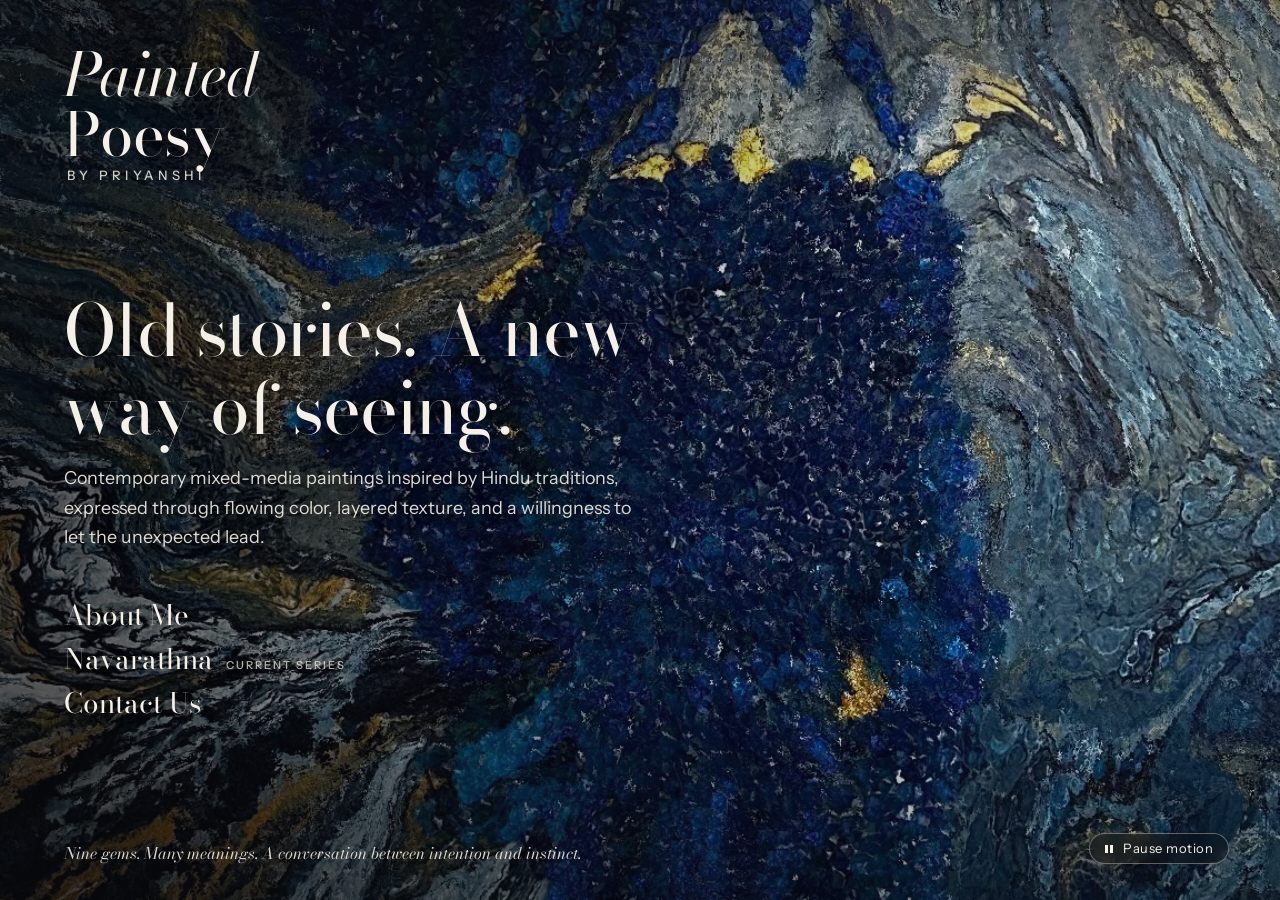
<file: index.html>
<!doctype html>
<meta charset="utf-8">
<meta name="viewport" content="width=device-width, initial-scale=1, viewport-fit=cover">
<meta name="claude:viewport-fit-sides" content="cover">
<title>Painted Poesy by Priyanshi | Contemporary Mixed-Media Art</title>
<meta name="description" content="Explore the art of Priyanshi Pandey: contemporary mixed-media paintings inspired by Hindu traditions, flowing color, and the nine-gem Navarathna series.">
<meta property="og:title" content="Old stories. A new way of seeing.">
<meta property="og:description" content="Explore Navarathna, a contemporary mixed-media series by Priyanshi Pandey, inspired by the Indian nine-gem tradition.">
<meta property="og:image" content="images/works/emerald.jpg">
<link rel="preconnect" href="https://fonts.googleapis.com">
<link rel="preconnect" href="https://fonts.gstatic.com" crossorigin>
<link rel="stylesheet" href="https://fonts.googleapis.com/css2?family=Bodoni+Moda:ital,opsz,wght@0,6..96,400..600;1,6..96,400..600&family=Instrument+Sans:wght@400;500;600&display=swap">
<link rel="stylesheet" href="assets/style.css?v=24">

<!-- ================= HOME ================= -->
<section id="home" class="page" aria-label="Painted Poesy by Priyanshi">
  <div class="flow-poster" aria-hidden="true"></div>
  <canvas id="flow" aria-hidden="true"></canvas>
  <div class="home-scrim" aria-hidden="true"></div>
  <div class="home-inner">
    <div class="brand-mark">
      <p class="brand">Painted<span>Poesy</span></p>
      <p class="by">by Priyanshi</p>
    </div>
    <div class="home-center">
      <div class="home-copy">
        <h1>Old stories. A new way of seeing.</h1>
        <p>Contemporary mixed-media paintings inspired by Hindu traditions, expressed through flowing color, layered texture, and a willingness to let the unexpected lead.</p>
      </div>
      <nav class="home-nav" aria-label="Main">
        <ul>
          <li><a href="#/about"><span class="label">About Me</span></a></li>
          <li><a href="#/navarathna"><small>Current Series</small><span class="label">Navarathna</span></a></li>
          <li><button type="button" data-contact><span class="label">Contact Us</span></button></li>
        </ul>
      </nav>
    </div>
    <div class="home-foot">
      <p>Nine gems. Many meanings. A conversation between intention and instinct.</p>
      <button type="button" class="motion-btn" id="motion-btn" aria-pressed="false" hidden>
        <svg viewBox="0 0 10 10" aria-hidden="true"><rect x="1" y="1" width="3" height="8"/><rect x="6" y="1" width="3" height="8"/></svg>
        <span>Pause motion</span>
      </button>
    </div>
  </div>
</section>

<!-- ================= INTERIOR HEADER ================= -->
<header class="site-head" id="site-head" hidden>
  <div class="wrap">
    <a class="logo" href="#/">Painted Poesy<span>by Priyanshi</span></a>
    <nav aria-label="Main">
      <a href="#/about" data-nav="about">About Me</a>
      <a href="#/navarathna" data-nav="navarathna">Navarathna</a>
      <button type="button" data-contact>Contact Us</button>
    </nav>
  </div>
</header>

<main id="interior" hidden>

  <!-- ================= ABOUT ================= -->
  <section class="page" data-route="about" hidden>
    <div class="wrap about-grid">
      <figure class="portrait">
        <img src="images/detail/lapis-process.jpg" alt="A Navarathna canvas lying flat in the studio, its cobalt crystal clusters freshly placed." loading="lazy">
        <figcaption>In the studio.</figcaption>
      </figure>
      <div class="about-text">
        <p class="eyebrow">About Me</p>
        <h1>A little structure. A little surrender.</h1>
        <div class="prose">
          <p class="lede">I&rsquo;m Priyanshi Pandey, a Dallas-based mixed-media artist exploring the space between inherited stories and personal expression.</p>
          <p>My professional life is in identity security&mdash;a world that asks for precision, clear boundaries, and carefully considered decisions. Painting gives me a different kind of space: one where I can begin with intention without needing to know exactly how everything will end.</p>
          <p>What starts as a release from the demands of the day becomes a conversation with color, movement, and material.</p>
        </div>

        <h2>My way of seeing</h2>
        <div class="prose">
          <p>I am drawn to the moment when a familiar idea becomes unfamiliar enough to see again.</p>
          <p>Hindu scriptures, traditions, and symbolism offer starting points for that exploration. I approach them with curiosity and respect, asking what their imagery and ideas might mean within a contemporary life&mdash;and how I might express that meaning without simply illustrating it.</p>
          <p class="pull">A gemstone becomes more than a color to match. It becomes a question to explore.</p>
          <p>What might quiet strength look like? Can a painting feel luminous without feeling delicate? How do you give uncertainty a form without resolving it?</p>
          <p>My paintings are personal responses to those questions. They are not literal depictions of scripture or instructions on what to believe. They are a way of bringing something inherited into a language I can make my own.</p>
        </div>

        <h2>Between flow and intention</h2>
        <div class="prose">
          <p>I work with fluid acrylics and layered embellishments, allowing movement and deliberate placement to share the same surface.</p>
          <p>The poured passages introduce something I cannot entirely predict. Then I slow down: looking, responding, and building texture where the painting seems to ask for it. Some areas remain open. Others gather into dense, light-catching forms.</p>
          <p>I am interested in that contrast&mdash;the part that happens freely and the part that asks for patience.</p>
          <p>Neither makes sense without the other.</p>
        </div>

        <h2>Why I paint</h2>
        <div class="prose">
          <p>Painting helps me quiet the noise without asking every thought to disappear.</p>
          <p>It gives my attention somewhere tangible to rest: a current of color, the edge of a shape, the small decision of what to place next. There is relief in making something that does not need to solve a problem to have value.</p>
          <p>I hope the finished work offers a little of that space to someone else. Not necessarily the same story I began with, but an invitation to pause, look closely, and discover a meaning of their own.</p>
        </div>

        <p class="closing">I begin with a story. The painting is where I learn what it means to me.</p>
        <div class="actions"><a class="btn" href="#/navarathna">Explore Navarathna</a></div>
      </div>
    </div>

    <!-- Materials and process -->
    <div class="wrap section process-section" id="process">
      <div class="section-head">
        <div>
          <p class="eyebrow">Materials and Process</p>
          <h2>Where the pour ends, another kind of attention begins.</h2>
        </div>
        <div class="prose">
          <p>My process moves between two rhythms: allowing and arranging.</p>
          <p>Fluid acrylics establish the first movement. I respond to the paths they create, then build selected areas with carefully placed embellishments. The surface develops through that exchange&mdash;not entirely planned, and not entirely left to chance.</p>
        </div>
      </div>
      <div class="process">
        <figure>
          <img src="images/detail/amber-3.jpg" alt="Close view of a poured surface: rust-red cells laced with gold veins." loading="lazy">
          <figcaption>The pour, before any embellishment is placed.</figcaption>
        </figure>
        <figure>
          <img src="images/detail/amber-1.jpg" alt="Faceted dark fragments resting on swirls of cream and copper paint." loading="lazy">
          <figcaption>Fragments placed along the painted current.</figcaption>
        </figure>
        <figure>
          <img src="images/detail/amber-2.jpg" alt="A dense cluster of translucent orange embellishments." loading="lazy">
          <figcaption>A gathered, light-catching cluster.</figcaption>
        </figure>
      </div>
      <ol class="steps">
        <li>
          <h3>Begin with meaning</h3>
          <p>A work often starts with a gemstone and an idea I want to explore through it.</p>
          <p>I consider its traditional place within Navarathna, then ask what feels personally meaningful. That question helps me find an emotional direction before I settle on a visual one.</p>
          <p>The reference gives me somewhere to begin, not a fixed image to reproduce.</p>
        </li>
        <li>
          <h3>Let color move</h3>
          <p>The pour introduces its own possibilities.</p>
          <p>Colors meet, separate, reveal, and conceal. I work with that movement rather than expecting every passage to follow an exact plan. Sometimes the most compelling part is the one I would not have thought to design.</p>
          <p>This stage asks me to respond rather than insist.</p>
        </li>
        <li>
          <h3>Build the surface</h3>
          <p>The next stage asks for a slower kind of looking.</p>
          <p>I place embellishments in response to what has already emerged&mdash;gathering them in some areas, leaving room in others. Texture becomes a second language, sometimes following the painted movement and sometimes interrupting it.</p>
          <p>What began as a fluid gesture becomes a series of deliberate, individual decisions.</p>
        </li>
        <li>
          <h3>Leave room for the viewer</h3>
          <p>I do not want to close every interpretation.</p>
          <p>The title and symbolism offer one way into the painting. Your own memories, associations, and responses may offer another. Both can belong.</p>
        </li>
      </ol>
      <p class="closing">The meaning begins before the painting. It does not end with me.</p>
    </div>
  </section>

  <!-- ================= NAVARATHNA ================= -->
  <section class="page" data-route="navarathna" hidden>
    <div class="wrap intro">
      <div class="intro-grid">
        <div>
          <p class="eyebrow">Current Series</p>
          <h1>Nava<em>rathna</em></h1>
          <p class="subhead">Nine gems. An evolving language of color.</p>
          <div class="prose">
            <p class="lede">In Navarathna, I take the idea of a jewel beyond its setting.</p>
            <p>Inspired by the nine-gem tradition of Indian astrology, this series translates gemstone symbolism into expansive fields of poured color, reflective detail, and raised texture. Each work begins with a traditional association, then moves toward something personal: a feeling, a tension, a question I want to spend time with.</p>
            <p>I am not trying to paint what a gemstone looks like.</p>
            <p>I am exploring what it might feel like to step inside the idea of one.</p>
          </div>
          <ul class="details" aria-label="Collection details">
            <li>Nine gemstone inspirations</li>
            <li>Mixed media on canvas</li>
            <li>Each artwork measures 5 &times; 4 ft</li>
          </ul>
        </div>
        <figure class="feature">
          <img src="images/works/emerald.jpg" alt="Emerald, from the Navarathna series: green and gold currents with clusters of dark and bright green.">
          <figcaption>Emerald. Mixed media on canvas, 5 &times; 4 ft.</figcaption>
        </figure>
      </div>
    </div>

    <div class="wrap section two-up">
      <div>
        <h2>The tradition behind the series</h2>
        <div class="prose">
          <p>Navaratna means &ldquo;nine gems.&rdquo; The traditional grouping brings together ruby, pearl, red coral, emerald, yellow sapphire, diamond, blue sapphire, hessonite, and cat&rsquo;s-eye.</p>
          <p>Each corresponds to one of the Navagraha of Indian astrology: the Sun, Moon, five visible planets, and the two lunar nodes, Rahu and Ketu. These are traditional astrological associations rather than a modern astronomical classification.</p>
          <p>This tradition gives the series its starting structure. My interpretation begins where that structure meets lived experience.</p>
          <p>I consider how an inherited symbol might speak to the present&mdash;not only through its established associations, but through the colors, contrasts, and emotional possibilities it opens up for me.</p>
        </div>
      </div>
      <div>
        <h2>Tradition, translated</h2>
        <div class="prose">
          <p>For me, working with tradition does not mean holding it at a distance or repeating its forms unchanged.</p>
          <p>It means entering into conversation with it.</p>
          <p>In these paintings, I move away from recognizable gemstone shapes and literal celestial imagery. Meaning emerges instead through movement, density, interruption, and light. A quiet passage may sit beside an intensely textured one. A flowing line may disappear beneath a cluster, then return somewhere unexpected.</p>
          <p>The result is contemporary abstraction with a cultural point of departure: rooted in a tradition, but open to a personal reading.</p>
          <p>You do not need to know the symbolism to enter the work. Color can be the first connection. The story can unfold afterward.</p>
        </div>
      </div>
    </div>

    <div class="wrap section">
      <div class="section-head">
        <h2>Explore the works</h2>
        <div class="prose">
          <p>Each painting measures 5 &times; 4 ft, creating room for both expansive movement and intimate detail.</p>
          <p>Seen from a distance, the composition offers a larger rhythm. Up close, its smaller decisions come into view: a delicate vein of color, a shift in texture, a gathering of reflective fragments.</p>
          <p>The traditional associations introduce each work. The reflections that follow are my own.</p>
        </div>
      </div>
      <nav class="gem-index" id="gem-index" aria-label="The nine works"></nav>
      <div class="entries" id="entries"></div>
    </div>

    <div class="wrap section closer">
      <h2>A tradition can be a beginning, not a boundary.</h2>
      <div class="prose">
        <p>Navarathna is my way of staying in conversation with inherited ideas while allowing my own visual language to develop.</p>
        <p>The series brings together qualities I often experience as opposites: structure and instinct, softness and strength, stillness and movement. Painting gives them a place to exist together without needing to cancel one another out.</p>
        <p>I hope you find something here that stays with you&mdash;a color, a detail, a question, or simply a reason to look a little longer.</p>
      </div>
      <div class="actions">
        <a class="btn" href="#/about">About My Practice</a>
        <button type="button" class="btn ghost" data-contact>Get in Touch</button>
      </div>
      <p class="note">Navarathna is a contemporary artistic interpretation of the Indian nine-gem tradition. References to celestial associations describe traditional beliefs; the paintings are not presented as astrological remedies or therapeutic objects. Gemstone names identify each work&rsquo;s inspiration, not a claim that it contains those gemstones.</p>
    </div>
  </section>

  <!-- ================= NOT FOUND ================= -->
  <section class="page wrap" data-route="notfound" hidden>
    <div class="legal notfound">
      <h1>This page has wandered beyond the canvas.</h1>
      <p>The page you are looking for may have moved, or the address may be incorrect.</p>
      <div class="actions"><a class="btn" href="#/">Return Home</a></div>
    </div>
  </section>

</main>

<footer class="site-foot" id="site-foot" hidden>
  <div class="wrap">
    <div class="foot-brand">
      <p class="foot-name">Painted Poesy by Priyanshi</p>
      <p>Contemporary abstraction. Stories in color and texture.</p>
      <p>Based in Dallas, Texas.</p>
      <p><a id="foot-email" class="foot-email" hidden></a></p>
    </div>
    <nav aria-label="Footer">
      <a href="#/about">About Me</a>
      <a href="#/navarathna">Navarathna</a>
      <button type="button" data-contact>Contact</button>
      <a id="foot-ig" href="#" target="_blank" rel="noopener" hidden>Instagram</a>
    </nav>
    <div class="foot-legal">
      <p>&copy; <span id="year"></span> Priyanshi Pandey. All rights reserved.</p>
      <p>Artwork and images may not be reproduced without permission.</p>
      <p class="draft-only">Draft preview: details marked &ldquo;To confirm&rdquo; are provisional.</p>
    </div>
  </div>
</footer>

<!-- ================= ARTWORK OVERLAY ================= -->
<dialog id="artwork" aria-labelledby="art-title">
  <button type="button" class="close" data-close aria-label="Close Image">&times;</button>
  <div class="art-layout">
    <div class="art-stage">
      <figure class="main">
        <img id="art-img" alt="">
      </figure>
      <div class="stage-foot">
        <p class="closer-look" id="art-closer">Explore the flowing passages, reflective details, and changes in surface that give this work its individual character.</p>
        <div class="thumbs" id="art-thumbs"></div>
      </div>
    </div>
    <div class="art-info">
      <div>
        <p class="eyebrow" id="art-eyebrow"></p>
        <h2 id="art-title"></h2>
        <p class="tagline" id="art-tagline"></p>
      </div>
      <dl id="art-meta"></dl>
      <div class="desc" id="art-desc"></div>
      <nav class="art-nav" aria-label="Artwork navigation">
        <button type="button" id="art-prev">&larr; Previous Work</button>
        <button type="button" data-close>Back to Navarathna</button>
        <button type="button" id="art-next">Next Work &rarr;</button>
      </nav>
    </div>
  </div>
</dialog>

<!-- ================= CONTACT ================= -->
<dialog id="contact" aria-labelledby="contact-title">
  <button type="button" class="close" data-close aria-label="Close contact form">&times;</button>
  <div class="contact-body">
    <h2 id="contact-title">Let&rsquo;s begin a conversation.</h2>
    <p id="contact-intro">Have a painting in mind, a question about the series, or an idea you would like to share? I would love to hear what caught your attention.</p>
    <form class="contact" id="contact-form" novalidate>
      <div class="row2">
        <div class="field">
          <label for="c-name">Name <span class="req" aria-hidden="true">*</span></label>
          <input id="c-name" name="name" autocomplete="name" placeholder="Your name" required maxlength="100" aria-describedby="c-name-err">
          <p class="field-error" id="c-name-err" hidden></p>
        </div>
        <div class="field">
          <label for="c-email">Email <span class="req" aria-hidden="true">*</span></label>
          <input id="c-email" name="email" type="email" inputmode="email" autocomplete="email" placeholder="Your email address" required maxlength="254" aria-describedby="c-email-err">
          <p class="field-error" id="c-email-err" hidden></p>
        </div>
      </div>
      <div class="field">
        <label for="c-msg">Message <span class="req" aria-hidden="true">*</span></label>
        <textarea id="c-msg" name="message" placeholder="Tell me what brought you here." required maxlength="3000" aria-describedby="c-msg-err c-msg-count"></textarea>
        <div class="field-foot">
          <p class="field-error" id="c-msg-err" hidden></p>
          <span class="count" id="c-msg-count" aria-live="off">0 / 3000</span>
        </div>
      </div>
      <p class="form-status" id="c-status" role="status" aria-live="polite"></p>
      <div class="form-actions">
        <button class="btn" type="submit" id="c-send">Send Inquiry</button>
        <small><span class="req" aria-hidden="true">*</span> Required. Your message is sent through Web3Forms, a third-party form service, which delivers it to my inbox.</small>
      </div>
    </form>
  </div>
</dialog>

<script src="assets/works.js?v=24"></script>
<script src="assets/flow-sapphire.js?v=24"></script>
<script src="assets/app.js?v=24"></script>
</file>
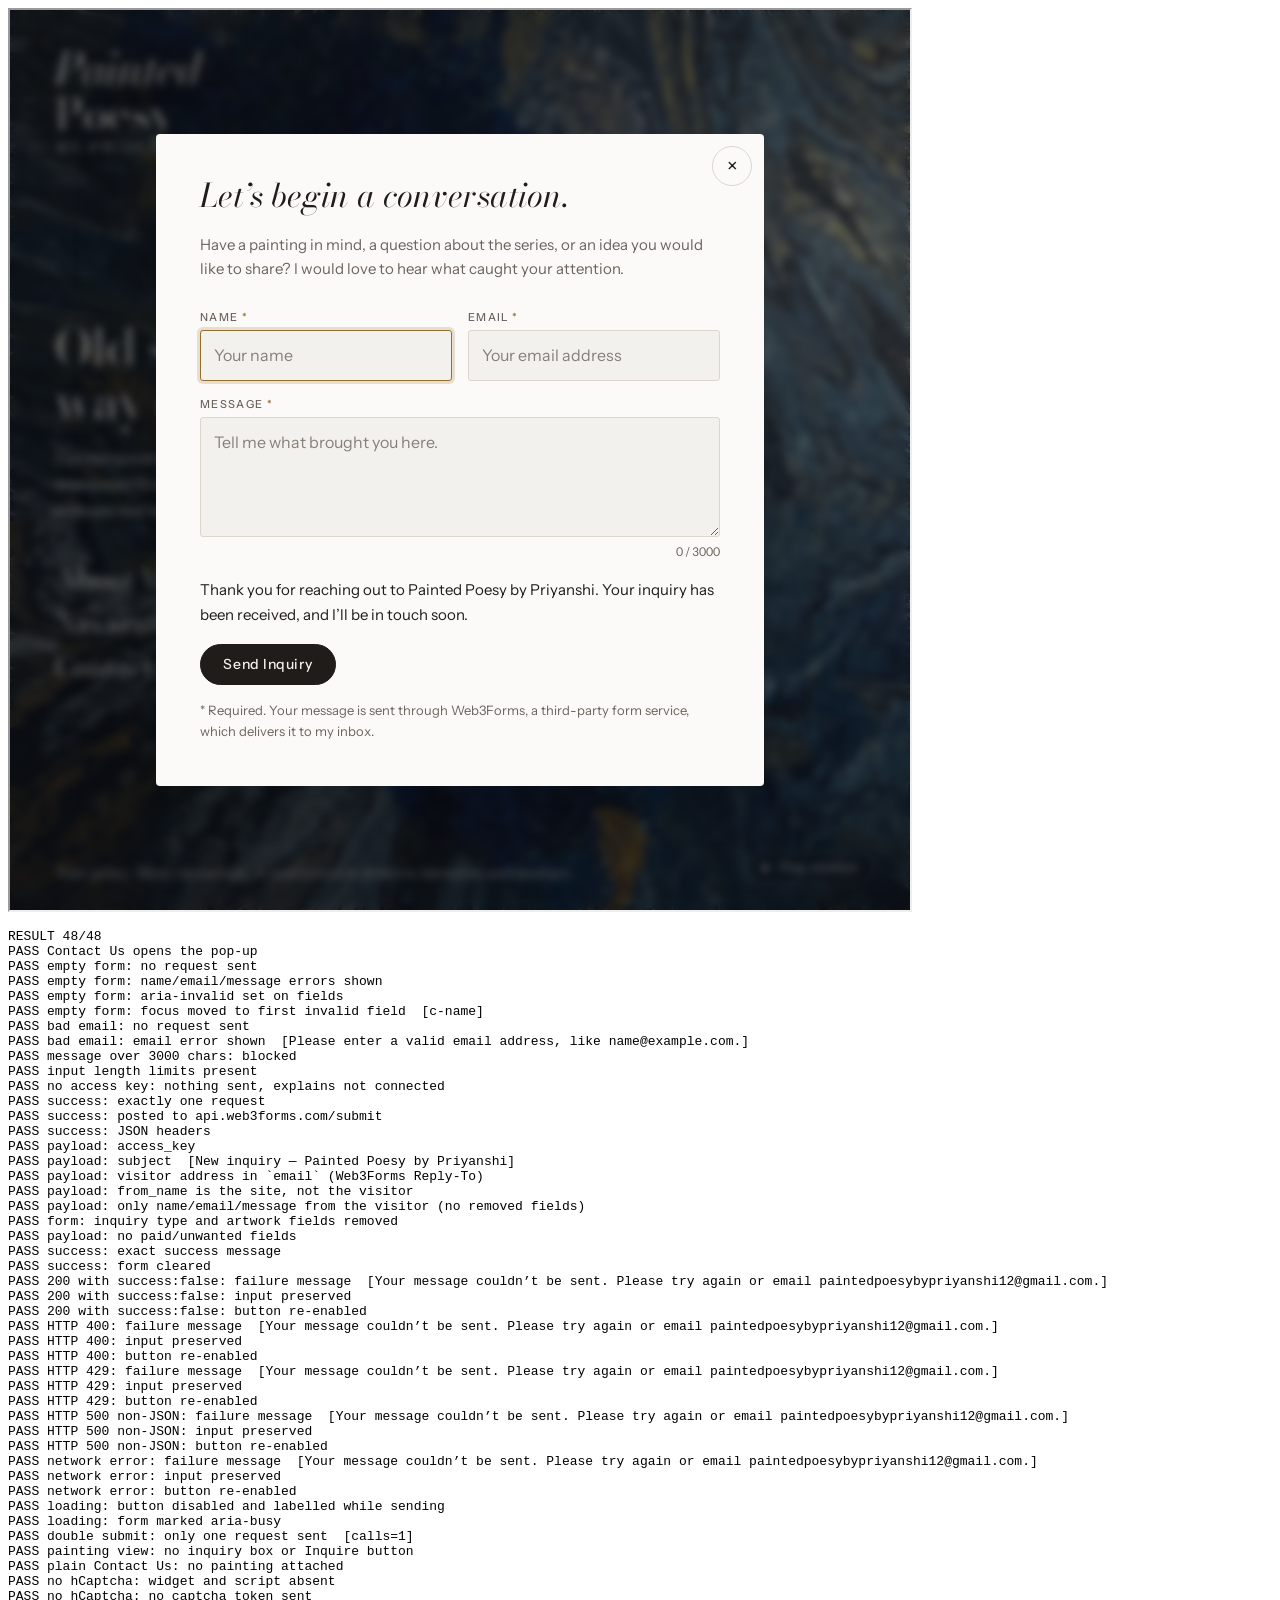
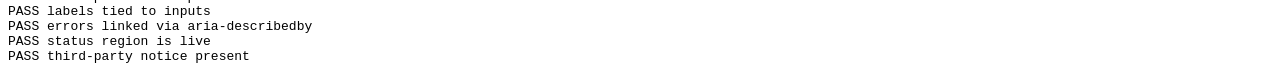
<file: tests/contact-form.mock.html>
<!doctype html>
<meta charset="utf-8">
<title>contact form mocked tests</title>
<iframe id="f" src="../index.html?t=0" width="900" height="900"></iframe>
<pre id="out">running</pre>
<script>
// MOCKED TESTS ONLY: window.fetch inside the site is replaced with a fake
// Web3Forms. Nothing is sent over the network and no email is delivered.
const out = document.getElementById("out");
const sleep = ms => new Promise(r => setTimeout(r, ms));
const results = [];
function check(name, cond, detail) { results.push((cond ? "PASS " : "FAIL ") + name + (detail ? "  [" + detail + "]" : "")); }

document.getElementById("f").onload = async () => {
  const w = document.getElementById("f").contentWindow, d = w.document;
  const $ = s => d.querySelector(s);
  const form = $("#contact-form"), status = $("#c-status"), btn = $("#c-send");
  let calls = [], nextResponse = null, delay = 0;
  w.fetch = async (url, opts) => {
    calls.push({ url, body: JSON.parse(opts.body), headers: opts.headers });
    if (delay) await sleep(delay);
    return nextResponse();
  };
  const cfg = w.SITE.web3forms;
  const json = (status, obj) => () => new w.Response(JSON.stringify(obj), { status, headers: { "Content-Type": "application/json" } });
  const fill = (n, e, m) => { $("#c-name").value = n; $("#c-email").value = e; $("#c-msg").value = m; };
  async function submitAndWait() {
    form.requestSubmit();
    for (let i = 0; i < 100 && (btn.disabled || form.getAttribute("aria-busy")); i++) await sleep(20);
    await sleep(20);
  }
  const reset = () => { calls = []; delay = 0; form.reset(); status.textContent = ""; cfg.accessKey = "TEST-KEY"; };
  d.querySelector("[data-contact]").click(); await sleep(80);   // open the pop-up like a visitor
  check("Contact Us opens the pop-up", $("#contact").open);

  // 1. empty form
  reset(); fill("", "", ""); await submitAndWait();
  check("empty form: no request sent", calls.length === 0);
  check("empty form: name/email/message errors shown",
    !$("#c-name-err").hidden && !$("#c-email-err").hidden && !$("#c-msg-err").hidden);
  check("empty form: aria-invalid set on fields", $("#c-name").getAttribute("aria-invalid") === "true");
  check("empty form: focus moved to first invalid field", d.activeElement === $("#c-name"), d.activeElement && d.activeElement.id);

  // 2. bad email format
  reset(); fill("Asha", "asha@nowhere", "Hello"); await submitAndWait();
  check("bad email: no request sent", calls.length === 0);
  check("bad email: email error shown", !$("#c-email-err").hidden && $("#c-name-err").hidden, $("#c-email-err").textContent);

  // 3. too long (bypassing maxlength as a script could)
  reset(); fill("Asha", "asha@example.com", "x".repeat(3001)); await submitAndWait();
  check("message over 3000 chars: blocked", calls.length === 0 && !$("#c-msg-err").hidden);
  check("input length limits present", $("#c-name").maxLength === 100 && $("#c-email").maxLength === 254 && $("#c-msg").maxLength === 3000);

  // 4. no access key configured
  reset(); cfg.accessKey = ""; fill("Asha", "asha@example.com", "Hello"); await submitAndWait();
  check("no access key: nothing sent, explains not connected", calls.length === 0 && /isn’t connected/.test(status.textContent));

  // 6. success
  reset(); fill("Asha Rao", "asha@example.com", "I love Emerald.");
  nextResponse = json(200, { success: true, body: { message: "Email sent successfully!" } });
  await submitAndWait();
  const b = calls[0] && calls[0].body;
  check("success: exactly one request", calls.length === 1);
  check("success: posted to api.web3forms.com/submit", calls[0] && calls[0].url === "https://api.web3forms.com/submit");
  check("success: JSON headers", calls[0] && calls[0].headers["Content-Type"] === "application/json" && calls[0].headers.Accept === "application/json");
  check("payload: access_key", b && b.access_key === "TEST-KEY");
  check("payload: subject", b && b.subject === "New inquiry — Painted Poesy by Priyanshi", b && b.subject);
  check("payload: visitor address in `email` (Web3Forms Reply-To)", b && b.email === "asha@example.com");
  check("payload: from_name is the site, not the visitor", b && b.from_name === "Painted Poesy website");
  check("payload: only name/email/message from the visitor (no removed fields)", b && !("inquiry_type" in b) && !("artwork_of_interest" in b) && !("artwork" in b));
  check("form: inquiry type and artwork fields removed", !$("#c-type") && !$("#c-work"));
  check("payload: no paid/unwanted fields", b && !("ccemail" in b) && !("attachment" in b) && !("botcheck" in b) && !("replyto" in b));
  check("success: exact success message", status.textContent === "Thank you for reaching out to Painted Poesy by Priyanshi. Your inquiry has been received, and I’ll be in touch soon.");
  check("success: form cleared", $("#c-name").value === "" && $("#c-msg").value === "");

  const failCase = async (label, resp, opts = {}) => {
    reset(); fill("Asha", "asha@example.com", "Keep this text");
    if (opts.throwErr) nextResponse = () => { throw new TypeError("Failed to fetch"); }; else nextResponse = resp;
    await submitAndWait();
    check(label + ": failure message", status.textContent === "Your message couldn’t be sent. Please try again or email paintedpoesybypriyanshi12@gmail.com.", status.textContent);
    check(label + ": input preserved", $("#c-name").value === "Asha" && $("#c-msg").value === "Keep this text");
    check(label + ": button re-enabled", !btn.disabled && btn.textContent === "Send Inquiry");
  };
  // 7. HTTP 200 but service says success:false
  await failCase("200 with success:false", json(200, { success: false, body: { message: "Invalid access key" } }));
  // 8. HTTP 400
  await failCase("HTTP 400", json(400, { success: false, body: { message: "Error Description" } }));
  // 9. HTTP 429 rate limit
  await failCase("HTTP 429", json(429, { success: false, message: "Too may requests. Please try later!" }));
  // 10. HTTP 500 non-JSON
  await failCase("HTTP 500 non-JSON", () => new w.Response("<html>oops</html>", { status: 500 }));
  // 11. network error
  await failCase("network error", null, { throwErr: true });

  // 12. loading state + duplicate submit prevention
  reset(); fill("Asha", "asha@example.com", "Hi"); delay = 300;
  nextResponse = json(200, { success: true });
  form.requestSubmit(); await sleep(30);
  check("loading: button disabled and labelled while sending", btn.disabled && btn.textContent === "Sending your message…");
  check("loading: form marked aria-busy", form.getAttribute("aria-busy") === "true");
  form.requestSubmit(); form.requestSubmit();
  for (let i = 0; i < 60 && btn.disabled; i++) await sleep(20);
  check("double submit: only one request sent", calls.length === 1, "calls=" + calls.length);

  // 13. a painting's larger view has no inquiry box, and Contact Us sends no painting
  reset(); $("#contact").close(); w.location.hash = "#/navarathna/ruby"; await sleep(120);
  check("painting view: no inquiry box or Inquire button", !$("#art-inquiry") && !d.querySelector("[data-inquire]"));
  $("#artwork").close(); w.location.hash = "#/"; await sleep(120);
  reset(); d.querySelector("[data-contact]").click(); await sleep(80);
  fill("Asha", "asha@example.com", "General"); nextResponse = json(200, { success: true });
  await submitAndWait();
  check("plain Contact Us: no painting attached", calls[0] && !("artwork" in calls[0].body));

  // 14. no human check: the form has no hCaptcha and sends no captcha field
  check("no hCaptcha: widget and script absent", !$(".h-captcha") && !d.querySelector('script[src*="web3forms.com/client"]') && !d.querySelector('script[src*="hcaptcha"]'));
  check("no hCaptcha: no captcha token sent", b && !("h-captcha-response" in b));

  // 15. accessibility basics
  check("labels tied to inputs", ["c-name","c-email","c-msg"].every(id => d.querySelector(`label[for="${id}"]`)));
  check("errors linked via aria-describedby", $("#c-email").getAttribute("aria-describedby") === "c-email-err");
  check("status region is live", status.getAttribute("role") === "status");
  check("third-party notice present", /Web3Forms, a third-party form service/.test($(".form-actions small").textContent));

  const pass = results.filter(r => r.startsWith("PASS")).length;
  out.textContent = "RESULT " + pass + "/" + results.length + "\n" + results.join("\n");
  document.title = "done";
};
</script>
</file>
<file: assets/style.css>
/* Layout concept: an immersive dark entrance where the paintings flow edge to edge,
   then quiet pearl-white rooms where each work hangs beside its own reflection. */
:root {
  --pearl: #f3f1ee;        /* page ground, taken from the Pearl canvas */
  --paper: #fbfaf8;        /* raised surfaces: dialogs */
  --ink: #1f1c1a;          /* charcoal text */
  --stone: #6b645d;        /* secondary text */
  --hairline: #dcd6cd;
  --gilt: #94702e;         /* restrained gold, readable on pearl */
  --night: #0e1116;        /* entrance ground, from the Blue Sapphire painting */

  --bg: var(--pearl);
  --surface: var(--paper);
  --text: var(--ink);
  --muted: var(--stone);
  --line: var(--hairline);
  --accent: var(--gilt);
  --on-accent: #ffffff;
  --scrim: rgba(14, 17, 22, .55);

  --display: "Bodoni Moda", "Didot", "Bodoni 72", Georgia, serif;
  --sans: "Instrument Sans", "Helvetica Neue", Arial, sans-serif;

  --step--1: .8125rem;
  --step-0: 1rem;
  --step-1: 1.25rem;
  --step-2: 1.75rem;
  --step-3: clamp(2rem, 3.6vw, 3rem);
  --step-4: clamp(2.75rem, 7vw, 5.75rem);

  --gutter: max(16px, env(safe-area-inset-left, 0px));
  --gutter-r: max(16px, env(safe-area-inset-right, 0px));
  --ease: cubic-bezier(.22, .61, .36, 1);
}
@media (prefers-color-scheme: dark) {
  :root:not([data-theme="light"]) {
    color-scheme: dark;
    --bg: #12141a; --surface: #191c23; --text: #ece7df; --muted: #a29c93;
    --line: #2b2f37; --accent: #d3b06a; --on-accent: #12141a; --scrim: rgba(5, 6, 9, .7);
  }
}
:root[data-theme="dark"] {
  color-scheme: dark;
  --bg: #12141a; --surface: #191c23; --text: #ece7df; --muted: #a29c93;
  --line: #2b2f37; --accent: #d3b06a; --on-accent: #12141a; --scrim: rgba(5, 6, 9, .7);
}

html { -webkit-text-size-adjust: 100%; }
body {
  margin: 0; background: var(--bg); color: var(--text);
  font: 400 var(--step-0)/1.65 var(--sans);
  -webkit-font-smoothing: antialiased;
}
body.is-home { background: var(--night); }
img { max-width: 100%; display: block; }
a { color: inherit; }
button { font: inherit; color: inherit; }
:focus-visible { outline: 2px solid var(--accent); outline-offset: 3px; }
h1, h2, h3 { font-family: var(--display); font-weight: 400; text-wrap: balance; margin: 0; line-height: 1.08; }
p { margin: 0; }
figure { margin: 0; }
.wrap {
  max-width: 76rem; margin: 0 auto;
  padding-left: var(--gutter); padding-right: var(--gutter-r);
}
.eyebrow {
  font: 500 var(--step--1)/1.4 var(--sans); letter-spacing: .14em; text-transform: uppercase;
  color: var(--accent);
}
.draft-tag {
  display: inline-block; margin-left: .5em; padding: 0 .5em; border: 1px dashed currentColor;
  border-radius: 999px; font: 500 .625rem/1.6 var(--sans); letter-spacing: .08em; text-transform: uppercase;
  color: var(--accent); vertical-align: middle; white-space: nowrap;
}
.todo { color: var(--muted); font-style: italic; }
html:not(.draft) .draft-tag, html:not(.draft) .draft-only { display: none; }

/* ---------- Page switching ---------- */
.page { animation: fade .6s var(--ease); }
@keyframes fade { from { opacity: .001; } to { opacity: 1; } }

/* ---------- Home ---------- */
#home { position: fixed; inset: 0; color: #f6f1e8; overflow: hidden; }
.flow-poster, #flow { position: absolute; inset: 0; width: 100%; height: 100%; }
.flow-poster {
  background:
    radial-gradient(45% 55% at 55% 45%, rgba(28, 48, 140, .95), transparent 70%),
    radial-gradient(60% 60% at 20% 80%, rgba(170, 135, 60, .45), transparent 70%),
    radial-gradient(70% 70% at 85% 20%, rgba(150, 170, 190, .45), transparent 70%),
    #121a28;
}
#flow { opacity: 0; transition: opacity 1.6s var(--ease); }
#flow.on { opacity: 1; }
.home-scrim {
  position: absolute; inset: 0; pointer-events: none;
  background:
    linear-gradient(90deg, rgba(8, 9, 12, .62) 0%, rgba(8, 9, 12, .28) 45%, rgba(8, 9, 12, 0) 75%),
    linear-gradient(180deg, rgba(8, 9, 12, .35) 0%, transparent 25%, transparent 75%, rgba(8, 9, 12, .4) 100%);
}
.home-inner {
  position: relative; height: 100%; box-sizing: border-box; overflow-y: auto;
  display: grid; grid-template-rows: auto 1fr auto; gap: 1.5rem;
  padding-top: calc(env(safe-area-inset-top, 0px) + clamp(20px, 4vw, 44px));
  padding-bottom: calc(env(safe-area-inset-bottom, 0px) + clamp(20px, 3vw, 36px));
  padding-left: max(var(--gutter), 5vw); padding-right: max(var(--gutter-r), 4vw);
}
.brand-mark { display: flex; flex-direction: column; gap: .3rem; }
.brand-mark .brand {
  font: italic 400 clamp(2rem, min(5vw, 7.5vh), 3.75rem)/1 var(--display); letter-spacing: -.01em;
  text-shadow: 0 2px 30px rgba(0, 0, 0, .35);
}
.brand-mark .brand span { display: block; font-style: normal; }
.brand-mark .by {
  font: 500 var(--step--1)/1 var(--sans); letter-spacing: .32em; text-transform: uppercase;
  color: rgba(246, 241, 232, .85); padding-left: .2em;
}
.home-center { align-self: center; display: grid; gap: clamp(1.75rem, 4vw, 2.75rem); max-width: 40rem; }
.home-copy { display: grid; gap: 1rem; }
.home-copy h1 {
  font-size: clamp(2rem, min(5.6vw, 8.5vh), 4.5rem); font-weight: 400; letter-spacing: -.015em;
  text-shadow: 0 2px 30px rgba(0, 0, 0, .4);
}
.home-copy p { max-width: 36rem; font-size: clamp(1rem, 1.4vw, 1.125rem); color: rgba(246, 241, 232, .9); text-shadow: 0 1px 14px rgba(0, 0, 0, .5); }
.home-nav ul { list-style: none; margin: 0; padding: 0; display: grid; gap: .35rem; }
.home-nav a, .home-nav button {
  display: inline-flex; align-items: baseline; gap: .8rem; background: none; border: 0; padding: .15rem 0;
  font: 400 var(--step-2)/1.2 var(--display); text-decoration: none; cursor: pointer; color: #f6f1e8;
  text-shadow: 0 1px 18px rgba(0, 0, 0, .45);
}
.home-nav small {
  font: 500 .6875rem/1 var(--sans); letter-spacing: .18em; text-transform: uppercase; color: rgba(246, 241, 232, .72);
  order: 2;
}
.home-nav .label {
  background: linear-gradient(currentColor, currentColor) 0 100% / 0 1px no-repeat;
  transition: background-size .5s var(--ease);
}
.home-nav a:hover .label, .home-nav button:hover .label,
.home-nav a:focus-visible .label, .home-nav button:focus-visible .label { background-size: 100% 1px; }
.home-foot {
  display: flex; justify-content: space-between; align-items: end; gap: 1rem; flex-wrap: wrap;
  font: italic 400 var(--step-0)/1.4 var(--display); color: rgba(246, 241, 232, .88);
}
.motion-btn {
  display: inline-flex; align-items: center; gap: .55rem; padding: .5rem .9rem; cursor: pointer;
  background: rgba(10, 12, 16, .35); border: 1px solid rgba(246, 241, 232, .35); border-radius: 999px;
  color: #f6f1e8; font: 400 var(--step--1)/1 var(--sans); letter-spacing: .04em; backdrop-filter: blur(6px);
}
.motion-btn:hover { border-color: rgba(246, 241, 232, .7); }
.motion-btn svg { width: 10px; height: 10px; fill: currentColor; }

/* ---------- Interior header / footer ---------- */
.site-head {
  position: sticky; top: env(safe-area-inset-top, 0px); z-index: 20;
  background: color-mix(in srgb, var(--bg) 90%, transparent); backdrop-filter: blur(10px);
  border-bottom: 1px solid var(--line);
}
body:not(.is-home)::before {
  content: ""; position: fixed; inset: 0 0 auto; height: env(safe-area-inset-top, 0px); z-index: 21; background: var(--bg);
}
.site-head .wrap { display: flex; align-items: center; justify-content: space-between; gap: .5rem 1rem; min-height: 4rem; flex-wrap: wrap; }
.site-head .logo { font: italic 400 1.375rem/1 var(--display); text-decoration: none; white-space: nowrap; }
.site-head .logo span { font: 500 .625rem/1 var(--sans); font-style: normal; letter-spacing: .26em; text-transform: uppercase; color: var(--muted); margin-left: .5rem; }
.site-head nav { display: flex; gap: clamp(.9rem, 2.5vw, 2rem); flex-wrap: wrap; }
.site-head nav a, .site-head nav button {
  background: none; border: 0; padding: .25rem 0; cursor: pointer; text-decoration: none;
  font-size: .875rem; letter-spacing: .03em; color: var(--muted);
}
.site-head nav a:hover, .site-head nav button:hover, .site-head nav a[aria-current="page"] { color: var(--text); }
.site-head nav a[aria-current="page"] { box-shadow: inset 0 -1px 0 var(--accent); }

.site-foot { border-top: 1px solid var(--line); margin-top: clamp(3rem, 8vw, 6rem); }
.site-foot .wrap {
  display: grid; grid-template-columns: 1.2fr 1fr; gap: 1.5rem 2rem;
  padding-block: 2.5rem; font-size: var(--step--1); color: var(--muted);
}
.foot-name { font: italic 400 1.25rem/1.3 var(--display); color: var(--text); margin-bottom: .35rem; }
.site-foot nav { display: flex; gap: .5rem 1.25rem; flex-wrap: wrap; align-content: start; justify-content: end; }
.foot-legal { grid-column: 1 / -1; display: flex; gap: .25rem 1.5rem; flex-wrap: wrap; border-top: 1px solid var(--line); padding-top: 1.25rem; }
.site-foot a, .site-foot button { background: none; border: 0; padding: 0; cursor: pointer; color: inherit; text-decoration: none; font-size: .875rem; }
.site-foot a:hover, .site-foot button:hover { color: var(--text); }
.site-foot .foot-email { color: var(--text); text-decoration: underline; text-decoration-color: var(--accent); text-underline-offset: .2em; overflow-wrap: anywhere; }

/* ---------- Shared interior pieces ---------- */
.section { padding-block: clamp(2.5rem, 6vw, 5rem); }
.section-head { display: grid; grid-template-columns: minmax(0, 1fr) minmax(0, 1fr); gap: 1.25rem clamp(2rem, 6vw, 5rem); align-items: start; margin-bottom: clamp(2rem, 5vw, 3.5rem); }
.section-head h2, .two-up h2, .closer h2 { font-size: var(--step-3); }
.section-head .eyebrow { margin-bottom: .9rem; }
.prose { display: grid; gap: 1rem; max-width: 62ch; }
.prose p { color: var(--muted); }
.prose p.lede { color: var(--text); font: 400 var(--step-1)/1.5 var(--display); }
.prose p.pull { color: var(--text); font: italic 400 var(--step-1)/1.45 var(--display); padding-left: 1.25rem; border-left: 1px solid var(--accent); }
.closing { font: italic 400 var(--step-2)/1.3 var(--display); max-width: 32ch; margin-top: clamp(2.5rem, 5vw, 3.5rem); text-wrap: balance; }
.actions { display: flex; gap: .75rem; flex-wrap: wrap; align-items: center; margin-top: 2rem; }
.btn {
  display: inline-flex; align-items: center; gap: .6rem; padding: .8rem 1.4rem; cursor: pointer; text-decoration: none;
  background: var(--text); color: var(--bg); border: 1px solid var(--text); border-radius: 999px;
  font: 500 .875rem/1 var(--sans); letter-spacing: .04em;
}
.btn:hover { background: var(--accent); border-color: var(--accent); color: var(--on-accent); }
.btn.ghost { background: transparent; color: var(--text); border-color: var(--line); }
.btn.ghost:hover { border-color: var(--accent); color: var(--accent); background: transparent; }
.note { margin-top: 1.25rem; font-size: var(--step--1); color: var(--muted); max-width: 70ch; }

/* ---------- About ---------- */
.about-grid { display: grid; grid-template-columns: minmax(0, .85fr) minmax(0, 1.15fr); gap: clamp(2rem, 7vw, 6rem); align-items: start; padding-block: clamp(3rem, 8vw, 6rem) clamp(2rem, 5vw, 3rem); }
.portrait { position: sticky; top: 6rem; display: grid; gap: .6rem; }
.portrait img { width: 100%; aspect-ratio: 4 / 5; object-fit: cover; }
.portrait figcaption { font-size: var(--step--1); color: var(--muted); }
.about-text h1 { font-size: var(--step-4); font-style: italic; margin-block: .9rem 2rem; }
.about-text h2 { font-size: var(--step-2); margin-block: 3rem 1rem; }
.process-section { border-top: 1px solid var(--line); }
.process { display: grid; grid-template-columns: 1.3fr 1fr 1fr; gap: clamp(.75rem, 2vw, 1.5rem); }
.process figure { display: grid; grid-template-rows: 1fr auto; gap: .6rem; }
.process img { width: 100%; height: 100%; aspect-ratio: 3 / 4; object-fit: cover; }
.process figcaption { font-size: var(--step--1); color: var(--muted); }
.steps { list-style: none; margin: clamp(2.5rem, 6vw, 4rem) 0 0; padding: 0; display: grid; grid-template-columns: repeat(4, minmax(0, 1fr)); gap: clamp(1.5rem, 3vw, 2.5rem); counter-reset: step; }
.steps li { display: grid; gap: .75rem; align-content: start; border-top: 1px solid var(--text); padding-top: 1.1rem; counter-increment: step; }
.steps h3 { font-size: 1.375rem; }
.steps h3::before { content: counter(step); display: block; font: 500 .75rem/1 var(--sans); letter-spacing: .14em; color: var(--accent); margin-bottom: .7rem; }
.steps p { color: var(--muted); font-size: .9375rem; }

/* ---------- Navarathna ---------- */
.intro { padding-block: clamp(3rem, 8vw, 6rem) clamp(2rem, 5vw, 3.5rem); }
.intro-grid { display: grid; grid-template-columns: minmax(0, 1.05fr) minmax(0, .95fr); gap: clamp(2rem, 6vw, 5rem); align-items: end; }
.intro h1 { font-size: var(--step-4); letter-spacing: -.015em; margin-top: .9rem; }
.intro h1 em { font-style: italic; }
.subhead { font: italic 400 var(--step-1)/1.4 var(--display); color: var(--accent); margin-block: .75rem 2rem; }
.details { list-style: none; margin: 2rem 0 0; padding: 1.1rem 0 0; border-top: 1px solid var(--line); display: flex; flex-wrap: wrap; gap: .5rem 2rem; font: 500 .75rem/1.4 var(--sans); letter-spacing: .12em; text-transform: uppercase; color: var(--muted); }
.feature img { width: 100%; height: auto; max-height: 80vh; object-fit: contain; object-position: left bottom; }
.feature figcaption { margin-top: .75rem; font-size: var(--step--1); color: var(--muted); }
.two-up { display: grid; grid-template-columns: 1fr 1fr; gap: clamp(2rem, 6vw, 5rem); border-top: 1px solid var(--line); }
.two-up h2 { margin-bottom: 1.25rem; }

.gem-index {
  position: sticky; top: calc(env(safe-area-inset-top, 0px) + var(--head-h, 4rem)); z-index: 10;
  display: flex; gap: .25rem 1.5rem; overflow-x: auto; padding-block: .9rem; margin-bottom: clamp(1.5rem, 4vw, 3rem);
  background: var(--bg); border-block: 1px solid var(--line); scrollbar-width: none;
}
.gem-index a { flex: 0 0 auto; text-decoration: none; font-size: .875rem; color: var(--muted); white-space: nowrap; }
.gem-index a:hover { color: var(--text); }
.gem-index .n { font: 500 .6875rem/1 var(--sans); color: var(--accent); margin-right: .4rem; font-variant-numeric: tabular-nums; }

.entries { display: grid; gap: clamp(4rem, 10vw, 8rem); }
.entry { display: grid; grid-template-columns: minmax(0, 1.1fr) minmax(0, .9fr); gap: clamp(2rem, 6vw, 5rem); align-items: start; scroll-margin-top: calc(var(--head-h, 4rem) + 5rem); }
.entry:nth-child(even) .entry-img { order: 2; }
.entry-img { padding: 0; border: 0; background: var(--surface); cursor: zoom-in; position: sticky; top: calc(var(--head-h, 4rem) + 5rem); overflow: hidden; }
.entry-img img { width: 100%; height: auto; max-height: calc(100vh - 11rem); object-fit: contain; transition: transform 1.2s var(--ease); }
.entry-img:hover img { transform: scale(1.02); }
.entry-text { display: grid; gap: 1rem; align-content: start; }
.entry-text h3 { font-size: var(--step-3); margin-top: .25rem; }
.tagline { font: italic 400 var(--step-1)/1.4 var(--display); }
.facts { display: flex; flex-wrap: wrap; gap: .25rem 1.75rem; margin: .5rem 0 .5rem; padding-block: .8rem; border-block: 1px solid var(--line); font-size: .875rem; }
.facts dt { font: 500 .6875rem/1.9 var(--sans); letter-spacing: .14em; text-transform: uppercase; color: var(--muted); margin-right: -1.25rem; }
.facts dd { margin: 0; }
.desc { display: grid; gap: .9rem; max-width: 60ch; }
.desc p { color: var(--muted); }
.desc p:first-child { color: var(--text); font-size: 1.0625rem; }
.entry .actions { margin-top: 1rem; }

.closer { border-top: 1px solid var(--line); display: grid; gap: 1.5rem; }
.closer h2 { max-width: 20ch; }
.closer .actions { margin-top: .5rem; }

/* ---------- Not found ---------- */
.legal { max-width: 44rem; padding-block: clamp(3rem, 8vw, 6rem) 0; }
.legal h1 { font-size: var(--step-3); margin-block: .8rem 1.5rem; }
.legal h2 { font: 600 var(--step-0)/1.4 var(--sans); margin-block: 2rem .5rem; }
.legal p { color: var(--muted); }
.legal p + p { margin-top: .75rem; }
.notfound h1 { font-size: var(--step-4); font-style: italic; }

/* ---------- Dialogs ---------- */
dialog { border: 0; padding: 0; color: var(--text); background: var(--surface); max-width: none; max-height: none; }
dialog::backdrop { background: var(--scrim); backdrop-filter: blur(4px); }
dialog[open] { animation: fade .4s var(--ease); }
.close {
  position: absolute; top: calc(env(safe-area-inset-top, 0px) + .75rem); right: max(.75rem, env(safe-area-inset-right, 0px)); z-index: 2;
  width: 2.5rem; height: 2.5rem; border-radius: 999px;
  border: 1px solid var(--line); background: var(--surface); cursor: pointer; font-size: 1.25rem; line-height: 1;
}
.close:hover { border-color: var(--accent); color: var(--accent); }

#artwork { width: 100vw; height: 100%; margin: 0; inset: 0; }
.art-layout {
  display: grid; grid-template-columns: minmax(0, 1.5fr) minmax(20rem, 1fr); height: 100%; box-sizing: border-box;
  padding-top: env(safe-area-inset-top, 0px); padding-bottom: env(safe-area-inset-bottom, 0px);
}
.art-stage { display: grid; grid-template-rows: minmax(0, 1fr) auto; gap: 1rem; padding: clamp(1rem, 3vw, 2.5rem); padding-left: max(var(--gutter), clamp(1rem, 3vw, 2.5rem)); min-height: 0; background: var(--bg); }
.art-stage .main { min-height: 0; position: relative; }
.art-stage .main img { position: absolute; inset: 0; width: 100%; height: 100%; max-width: none; object-fit: contain; }
.stage-foot { display: flex; gap: .75rem 1.5rem; align-items: center; justify-content: space-between; flex-wrap: wrap; }
.closer-look { font-size: var(--step--1); color: var(--muted); max-width: 42ch; }
.thumbs { display: flex; gap: .6rem; overflow-x: auto; padding-bottom: .25rem; }
.thumbs button { flex: 0 0 auto; width: 4rem; height: 4rem; padding: 0; border: 1px solid transparent; background: none; cursor: pointer; opacity: .6; }
.thumbs button[aria-pressed="true"] { border-color: var(--accent); opacity: 1; }
.thumbs img { width: 100%; height: 100%; object-fit: cover; }
.art-info { overflow-y: auto; padding: clamp(3.75rem, 6vw, 4.75rem) clamp(1.25rem, 3vw, 2.75rem) 2rem; padding-right: max(var(--gutter-r), clamp(1.25rem, 3vw, 2.75rem)); display: grid; gap: 1.5rem; align-content: start; border-left: 1px solid var(--line); }
.art-info h2 { font-size: var(--step-3); margin-block: .4rem .5rem; }
.art-info dl { display: grid; grid-template-columns: auto 1fr; gap: .45rem 1.25rem; margin: 0; padding-block: 1rem; border-block: 1px solid var(--line); font-size: .9375rem; }
.art-info dt { font: 500 .6875rem/1.9 var(--sans); letter-spacing: .14em; text-transform: uppercase; color: var(--muted); }
.art-info dd { margin: 0; }
.art-nav { display: flex; justify-content: space-between; gap: .5rem 1rem; flex-wrap: wrap; padding-top: .5rem; }
.art-nav button { background: none; border: 0; padding: .25rem 0; cursor: pointer; font-size: .875rem; color: var(--muted); }
.art-nav button:hover { color: var(--accent); }

#contact { width: min(38rem, calc(100vw - 2rem)); border-radius: 4px; box-shadow: 0 30px 80px rgba(0, 0, 0, .25); }
.contact-body { padding: clamp(1.5rem, 5vw, 2.75rem); display: grid; gap: 1.25rem; }
.contact-body h2 { font-size: var(--step-3); font-style: italic; padding-right: 2.5rem; }
.contact-body > p { color: var(--muted); font-size: .9375rem; }
form.contact { display: grid; gap: 1rem; margin-top: .5rem; }
.row2 { display: grid; grid-template-columns: 1fr 1fr; gap: 1rem; }
.field { display: grid; gap: .35rem; align-content: start; }
.field label { font: 500 .6875rem/1.3 var(--sans); letter-spacing: .12em; text-transform: uppercase; color: var(--muted); }
.field input, .field select, .field textarea {
  font: inherit; font-size: 1rem; color: var(--text); background: var(--bg); border: 1px solid var(--line); border-radius: 3px;
  padding: .7rem .8rem; width: 100%; box-sizing: border-box;
}
.field ::placeholder { color: var(--muted); opacity: .8; }
.field input:focus, .field select:focus, .field textarea:focus { outline: none; border-color: var(--accent); box-shadow: 0 0 0 3px color-mix(in srgb, var(--accent) 20%, transparent); }
.field textarea { min-height: 7.5rem; resize: vertical; }
.form-status { font-size: .9375rem; }
.form-status:empty { display: none; }
.form-status.ok { color: var(--text); }
.form-status.warn { color: var(--accent); }
.form-actions { display: grid; gap: .9rem; justify-items: start; }
.form-actions small { color: var(--muted); font-size: var(--step--1); }

/* ---------- Narrow screens ---------- */
@media (max-width: 960px) {
  .steps { grid-template-columns: 1fr 1fr; }
}
@media (max-width: 860px) {
  .intro-grid, .about-grid, .two-up, .section-head, .entry { grid-template-columns: 1fr; }
  .entry:nth-child(even) .entry-img { order: 0; }
  .entry-img { position: static; }
  .entry-img img { max-height: 75vh; margin: 0 auto; }
  .portrait { position: static; max-width: 28rem; }
  .art-layout { grid-template-columns: 1fr; grid-template-rows: auto auto; height: auto; min-height: 100%; }
  #artwork { overflow-y: auto; }
  .art-stage .main img { position: static; width: 100%; height: auto; max-height: 62vh; }
  .art-info { border-left: 0; border-top: 1px solid var(--line); overflow: visible; padding-top: 1.75rem; }
  .site-foot .wrap { grid-template-columns: 1fr; }
  .site-foot nav { justify-content: start; }
}
@media (max-width: 640px) {
  .process { grid-template-columns: 1fr 1fr; }
  .process figure:first-child { grid-column: 1 / -1; }
  .process figure:first-child img { aspect-ratio: 4 / 3; }
  .steps { grid-template-columns: 1fr; }
  .row2 { grid-template-columns: 1fr; }
  .home-nav small { display: none; }
}
@media (prefers-reduced-motion: reduce) {
  .page, dialog[open] { animation: none; }
  #flow { transition: none; }
  .entry-img img { transition: none; }
}

/* ---------- Phones: home legibility, compact header ---------- */
@media (max-width: 640px) {
  .home-scrim {
    background: linear-gradient(180deg, rgba(8, 9, 12, .5) 0%, rgba(8, 9, 12, .38) 35%, rgba(8, 9, 12, .42) 70%, rgba(8, 9, 12, .62) 100%);
  }
  .home-center { gap: 1.5rem; }
  .site-head .wrap { min-height: 0; padding-block: .6rem; row-gap: .15rem; }
  .site-head nav { gap: 1.1rem; }
  .entry-text h3 { font-size: 2.25rem; }
  .art-nav { justify-content: space-between; }
}
/* ---------- Short screens (phones held sideways, small laptops) ---------- */
@media (max-height: 560px) and (orientation: landscape) {
  .home-inner { gap: .75rem; }
  .brand-mark .brand { font-size: 1.75rem; }
  .brand-mark .brand span { display: inline; margin-left: .3em; }
  .home-copy h1 { font-size: 1.75rem; }
  .home-copy p { display: none; }
  .home-center { gap: 1rem; }
  .home-nav a, .home-nav button { font-size: 1.25rem; }
  .home-foot { font-size: .875rem; }
}

/* ---------- Contact form: validation, counter ---------- */
.field .req { color: var(--accent); }
.field .opt { text-transform: none; letter-spacing: 0; color: var(--muted); font-weight: 400; }
.field input[aria-invalid="true"], .field textarea[aria-invalid="true"] {
  border-color: var(--accent); box-shadow: 0 0 0 3px color-mix(in srgb, var(--accent) 18%, transparent);
}
.field-error { margin: 0; font-size: .8125rem; color: var(--accent); }
.field-error::before { content: "! "; font-weight: 600; }
.field-foot { display: flex; justify-content: space-between; align-items: start; gap: 1rem; }
.field-foot .count { margin-left: auto; font-size: .75rem; color: var(--muted); font-variant-numeric: tabular-nums; }
form.contact[aria-busy="true"] .btn { opacity: .7; cursor: progress; }
</file>
